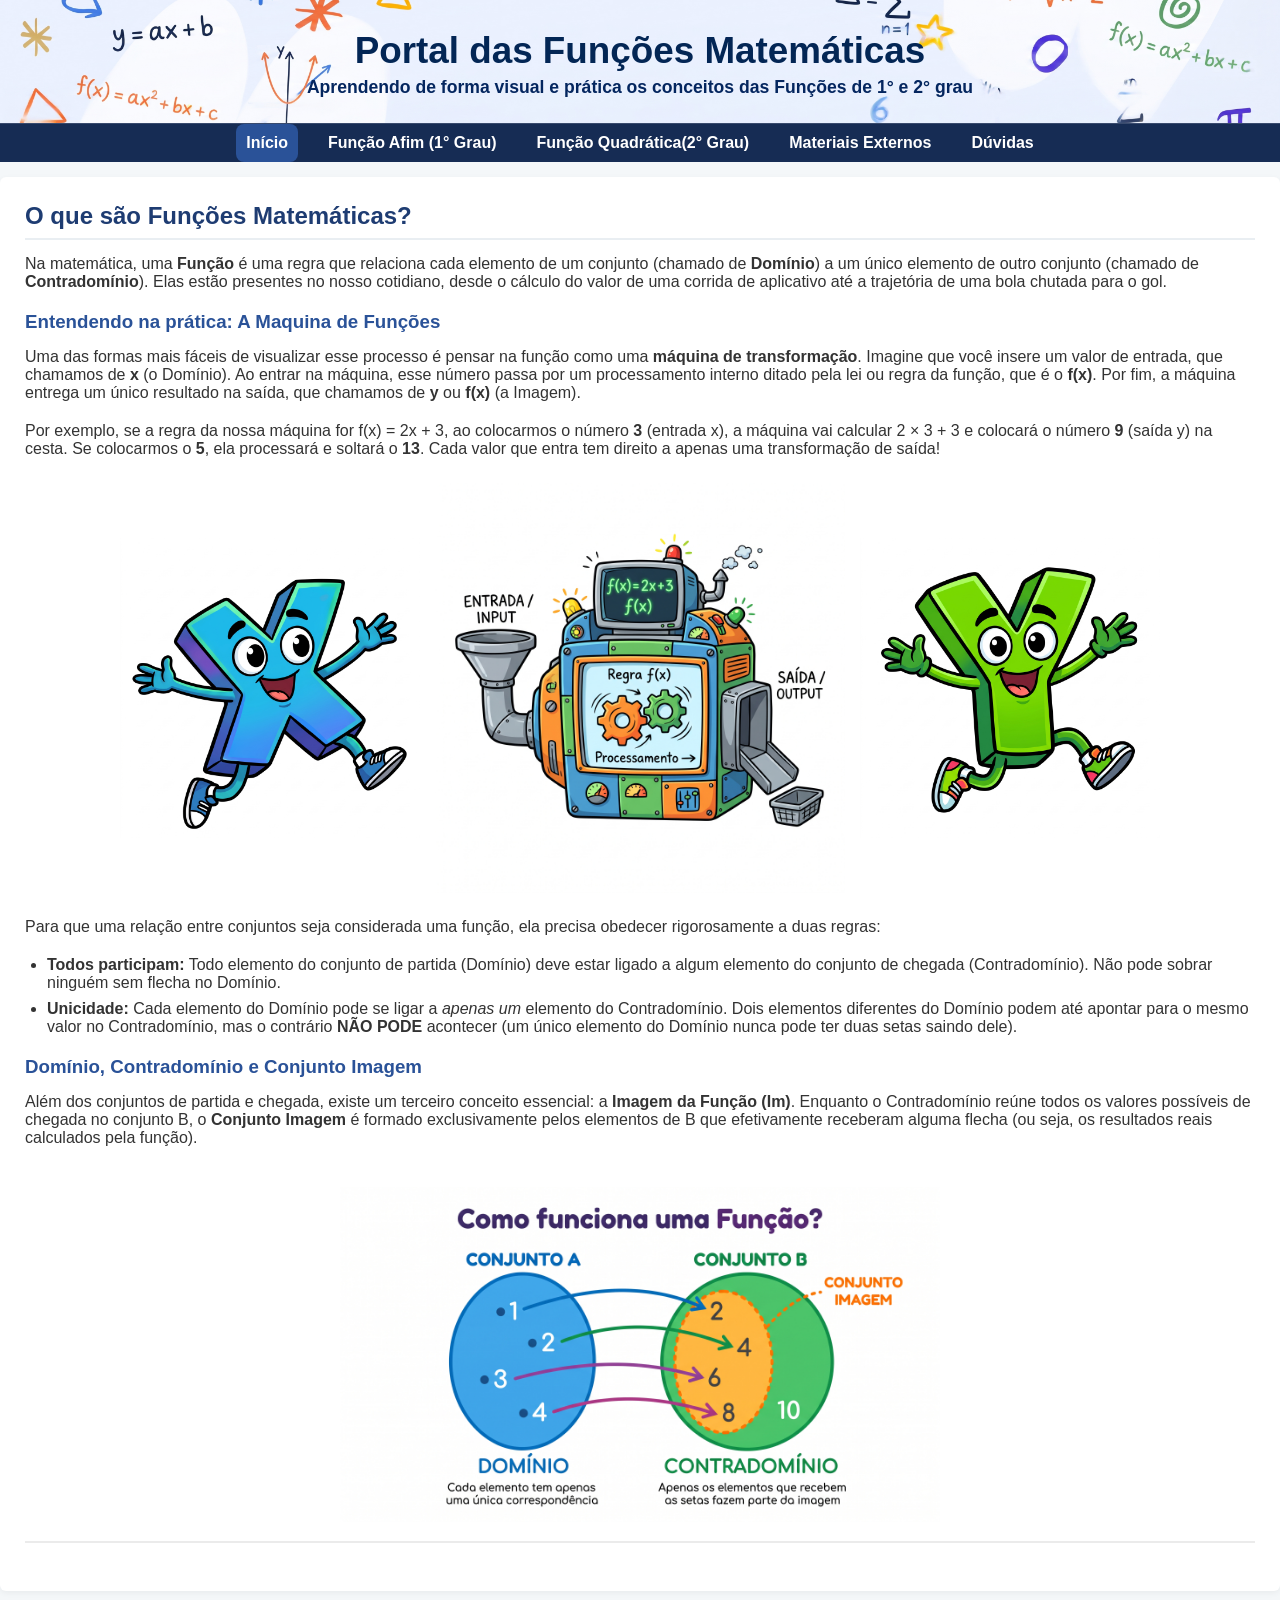
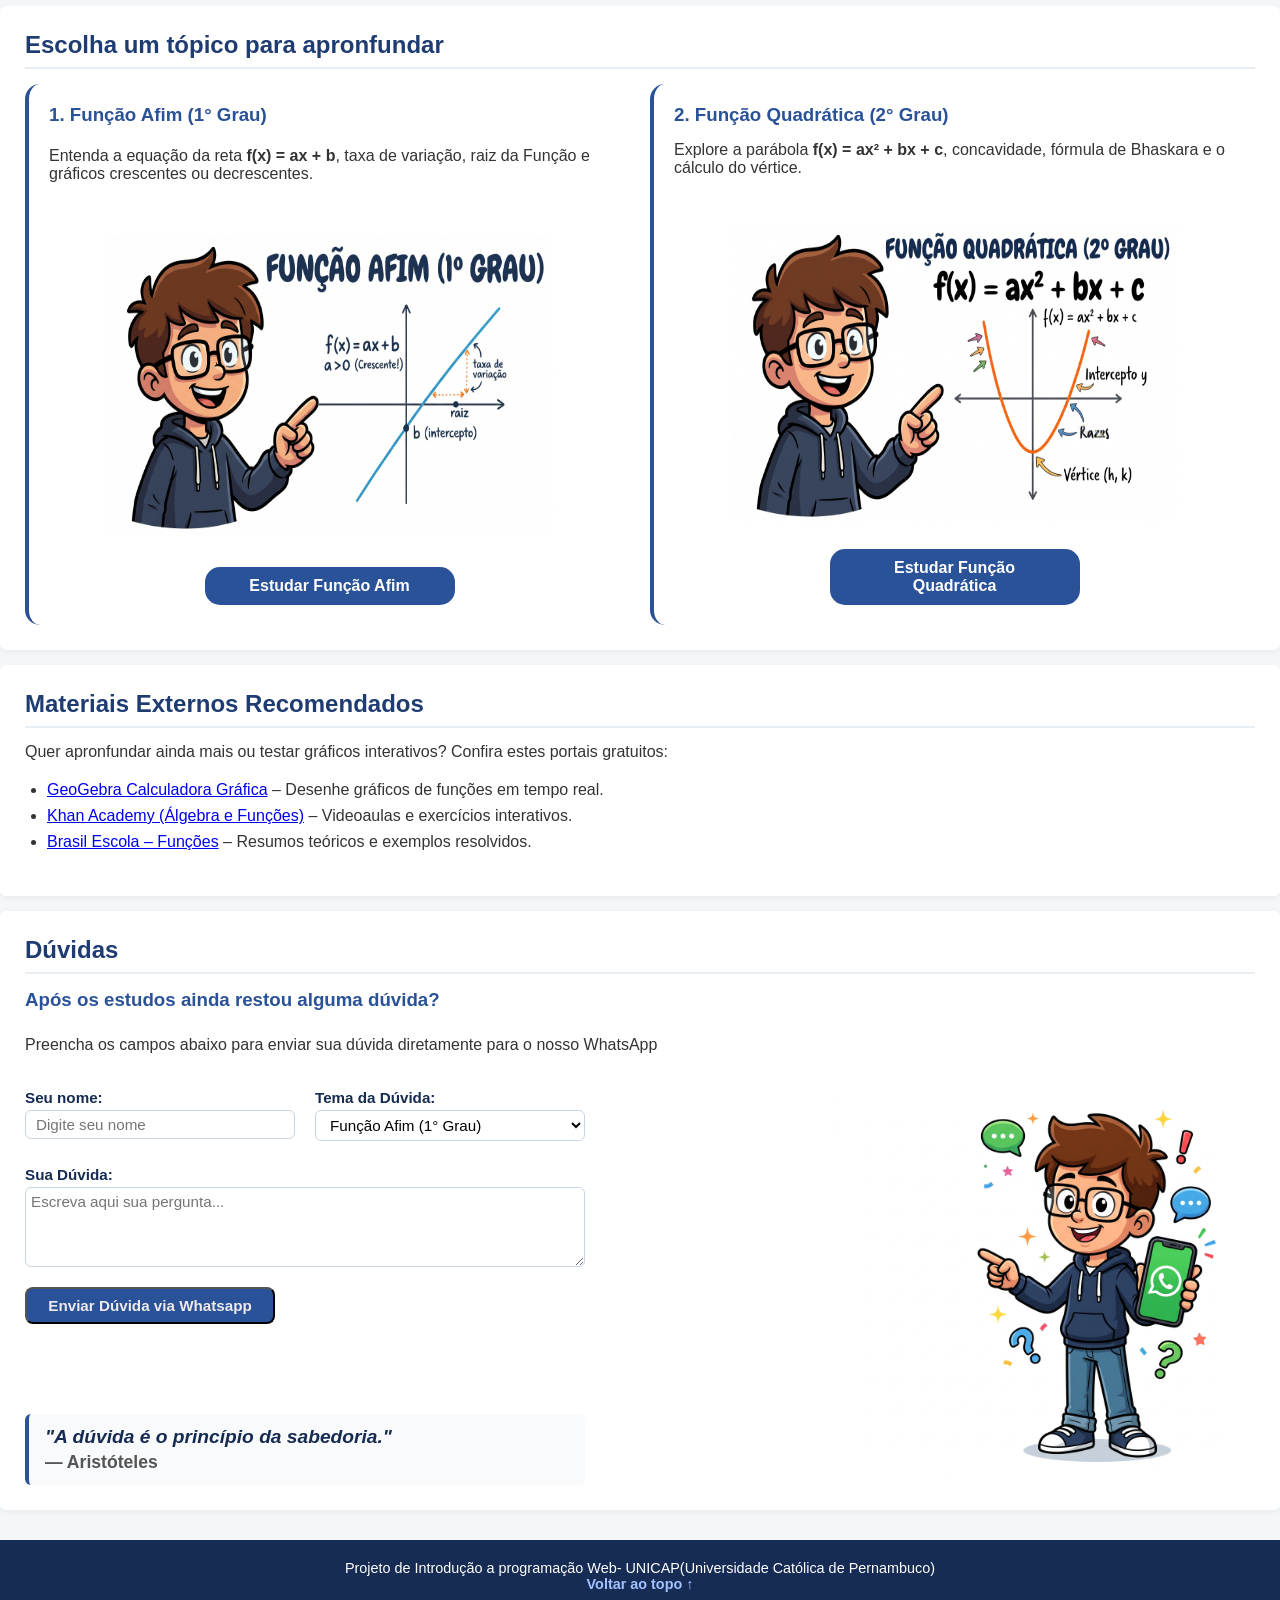
<file: index.html>
<!DOCTYPE html>
<html lang="pt-Br">
<head>
    <meta charset="UTF-8">
    <meta name="viewport" content="width=device-width, initial-scale=1.0">
    <title>Portal das Funções Matemáticas</title>
    <link rel="stylesheet" href="style.css">
</head>
<body>

    <!-- =========================================================
         BLOCO 1: CABEÇALHO E MENU DE NAVEGAÇÃO
         ========================================================= -->
    <header id="topo">

            <h1>Portal das Funções Matemáticas</h1>
            <p>Aprendendo de forma visual e prática os conceitos das Funções de 1° e 2° grau</p>
       

        <nav class="menu-principal">
            <ul>
                <li><a href="index.html" class="ativo">Início</a></li>
                <li><a href="afim.html">Função Afim (1° Grau)</a></li>
                <li><a href="quadratica.html">Função Quadrática(2° Grau)</a></li>
                <li><a href="#links-uteis">Materiais Externos</a></li>
                <li><a href="#contato-whatsapp">Dúvidas</a></li>
            </ul>
        </nav>

    </header>

    <!-- =========================================================
         BLOCO 2: CONTEÚDO PRINCIPAL
         ========================================================= -->
    <main>

        <!-- Seção 1: Introdução -->

        <section>

            <h2>O que são Funções Matemáticas?</h2>

            <p>Na matemática, uma <strong>Função</strong> é uma regra que relaciona cada elemento de um conjunto 
                (chamado de <strong>Domínio</strong>) a um único elemento de outro conjunto (chamado de <strong>Contradomínio</strong>).
                Elas estão presentes no nosso cotidiano, desde o cálculo do valor de uma corrida de aplicativo até
                a trajetória de uma bola chutada para o gol.

                <h3>Entendendo na prática: A Maquina de Funções</h3>
                <p>
                Uma das formas mais fáceis de visualizar esse processo é pensar na função como uma <strong>máquina de transformação</strong>. 
                Imagine que você insere um valor de entrada, que chamamos de <strong>x</strong> (o Domínio). 
                Ao entrar na máquina, esse número passa por um processamento interno ditado pela lei ou regra da função, que é o <strong>f(x)</strong>. 
                Por fim, a máquina entrega um único resultado na saída, que chamamos de <strong>y</strong> ou <strong>f(x)</strong> (a Imagem).
            </p>
            <p>
                Por exemplo, se a regra da nossa máquina for f(x) = 2x + 3, ao colocarmos o número <strong>3</strong> (entrada x), 
                a máquina vai calcular 2 × 3 + 3 e colocará o número <strong>9</strong> (saída y) na cesta. Se colocarmos o <strong>5</strong>, 
                ela processará e soltará o <strong>13</strong>. Cada valor que entra tem direito a apenas uma transformação de saída!
            </p>

            
                <div class="imagem-maquina">

            <img src="imagens/x-da-funcao.jpg"entrada da função">
            <img src="imagens/maquina-funcao-nova.jpg" alt="regra da função representada metaforicamente como uma máquina">
            <img src="imagens/y-da-funcao.jpg" alt="saida da função">

            </div>
        

            </p>
            <p>Para que uma relação entre conjuntos seja considerada uma função, ela precisa obedecer rigorosamente a duas regras:</p>

            <ul>
                <li><strong>Todos participam:</strong> Todo elemento do conjunto de partida (Domínio) deve estar ligado a algum 
                    elemento do conjunto de chegada (Contradomínio). Não pode sobrar ninguém sem flecha no Domínio.
                </li>
                <li><strong>Unicidade:</strong> Cada elemento do Domínio pode se ligar a <em>apenas um</em> elemento
                 do Contradomínio. Dois elementos diferentes do Domínio podem até apontar para o mesmo valor no 
                 Contradomínio, mas o contrário <strong>NÃO PODE</strong> acontecer (um único elemento do Domínio 
                 nunca pode ter duas setas saindo dele).
                </li>
            </ul>

            <h3>Domínio, Contradomínio e Conjunto Imagem</h3>
            <p>
                Além dos conjuntos de partida e chegada, existe um terceiro conceito essencial: a <strong>Imagem da Função (Im)</strong>. 
                Enquanto o Contradomínio reúne todos os valores possíveis de chegada no conjunto B, o <strong>Conjunto Imagem</strong> 
                é formado exclusivamente pelos elementos de B que efetivamente receberam alguma flecha (ou seja, os resultados reais calculados pela função).
            </p>

            <div class="bloco-imagem">
                <img src="imagens/Diagrama-de-Venn.jpg" alt="Diagrama de Venn mostrando a relação entre o conjunto Domínio A e o Contradomínio B, destacando o Conjunto Imagem.">

            </div>
        </section>

        <!-- Seção 2: Cartões de Tópicos de Estudo. -->

        <section>

            <h2>Escolha um tópico para apronfundar</h2>

            <div class="grade-cartoes">
                <div class="cartao">
                    <h3>1. Função Afim (1° Grau)</h3>
                    <p>Entenda a equação da reta <strong>f(x) = ax + b</strong>, taxa de variação, raiz da Função
                        e gráficos crescentes ou decrescentes.
                    </p>
                    <img src="imagens/grafico-afim-teoria.jpg" alt="Imagem representativa da função afim">
                    <a href="afim.html" class="botao">Estudar Função Afim</a>
                </div>
                <div class="cartao">
                    <h3>2. Função Quadrática (2° Grau)</h3>
                    <p>Explore a parábola <strong>f(x) = ax² + bx + c</strong>, concavidade, fórmula de Bhaskara
                        e o cálculo do vértice.
                    </p>
                    <img src="imagens/grafico-quadratica-teoria.jpg"Imagem representativa da função quadrática">
                    <a href="quadratica.html" class="botao">Estudar Função Quadrática</a>
                </div>
            </div>
        </section>

        <!-- Seção 3: Materiais Externos -->

        <section id="links-uteis">

            <h2>Materiais Externos Recomendados</h2>
            <p>Quer apronfundar ainda mais ou testar gráficos interativos? Confira estes portais gratuitos:</p>
            <ul>
                <li><a href="https://www.geogebra.org/graphing" target="_blank">GeoGebra Calculadora Gráfica</a> – Desenhe gráficos de funções em tempo real.</li>
                <li><a href="https://pt.khanacademy.org/math/algebra" target="_blank">Khan Academy (Álgebra e Funções)</a> – Videoaulas e exercícios interativos.</li>
                <li><a href="https://brasilescola.uol.com.br/matematica/funcao.htm" target="_blank">Brasil Escola – Funções</a> – Resumos teóricos e exemplos resolvidos.</li>
            </ul>

        </section>

        <!-- Seção 4: Dúvidas -->

        <section id="contato-whatsapp">
    <h2>Dúvidas</h2>
    <h3>Após os estudos ainda restou alguma dúvida?</h3>
    <p style="margin-top: 25px;">Preencha os campos abaixo para enviar sua dúvida diretamente para o nosso WhatsApp</p>

    <div class="flex-duvidas">
        <form class="coluna-forma" onsubmit="enviarWhatsapp(event)">
            <div class="form-linha">
                <div class="campo-grupo">
                    <label for="nome">Seu nome:</label>
                    <input type="text" id="nome" placeholder="Digite seu nome" required>
                    </div>

                    <div class="campo-grupo">
                        <label for="assunto">Tema da Dúvida:</label>
                    <select id="assunto">
                        <option value="Função Afim (1° Grau) ">Função Afim (1° Grau)</option>
                        <option value="Função Quadrática(2° Grau)">Função Quadrática(2° Grau)</option>
                        <option value="Aplicações Práticas">Aplicações Práticas</option>
                    </select>
                </div> 
            </div>

            <div class="campo-grupo">
                <label for="duvida">Sua Dúvida:</label>
                <textarea id="duvida" rows="4" placeholder="Escreva aqui sua pergunta..." required></textarea>
            </div>

            <button type="submit" class="botao-whatsapp">Enviar Dúvida via Whatsapp</button>

            <div class="frase-filosofo">
                <h3>"A dúvida é o princípio da sabedoria."</h3>
                <span>— Aristóteles</span>
            </div>
        </form>

        
            <img src="imagens/duvida-whatsapp.jpg" alt=""Mascote convidando para enviar a dúvida class="img-duvidas">
        
    </div>

    </main>

    <!-- =========================================================
         BLOCO 3: RODAPÉ
         ========================================================= -->
    <footer>
        
            <p>Projeto de Introdução a programação Web- UNICAP(Universidade Católica de Pernambuco)</p>
            <p><a href="#topo">Voltar ao topo ↑</a></p>
        
    </footer>

    <!-- =========================================================
         BLOCO 4: SCRIPT FUNÇÃO WHATSAPP
         ========================================================= -->
    <script>
        
        function enviarWhatsapp(event) {
            event.preventDefault();

            const nome = document.getElementById("nome").value.trim();
            const assunto = document.getElementById("assunto").value.trim();
            const duvida = document.getElementById("duvida").value.trim();

            const telefone = "5581984248299";

            const mensagem = `Olá! Meu nome é ${nome}.\n` +
                            `Assunto: ${assunto}\n` +
                            `Dúvida: ${duvida}`;

            const url = `https://wa.me/${telefone}?text=${encodeURIComponent(mensagem)}`;
    window.open(url, "_blank");
        }

    </script>
    
</body>
</html>
</file>
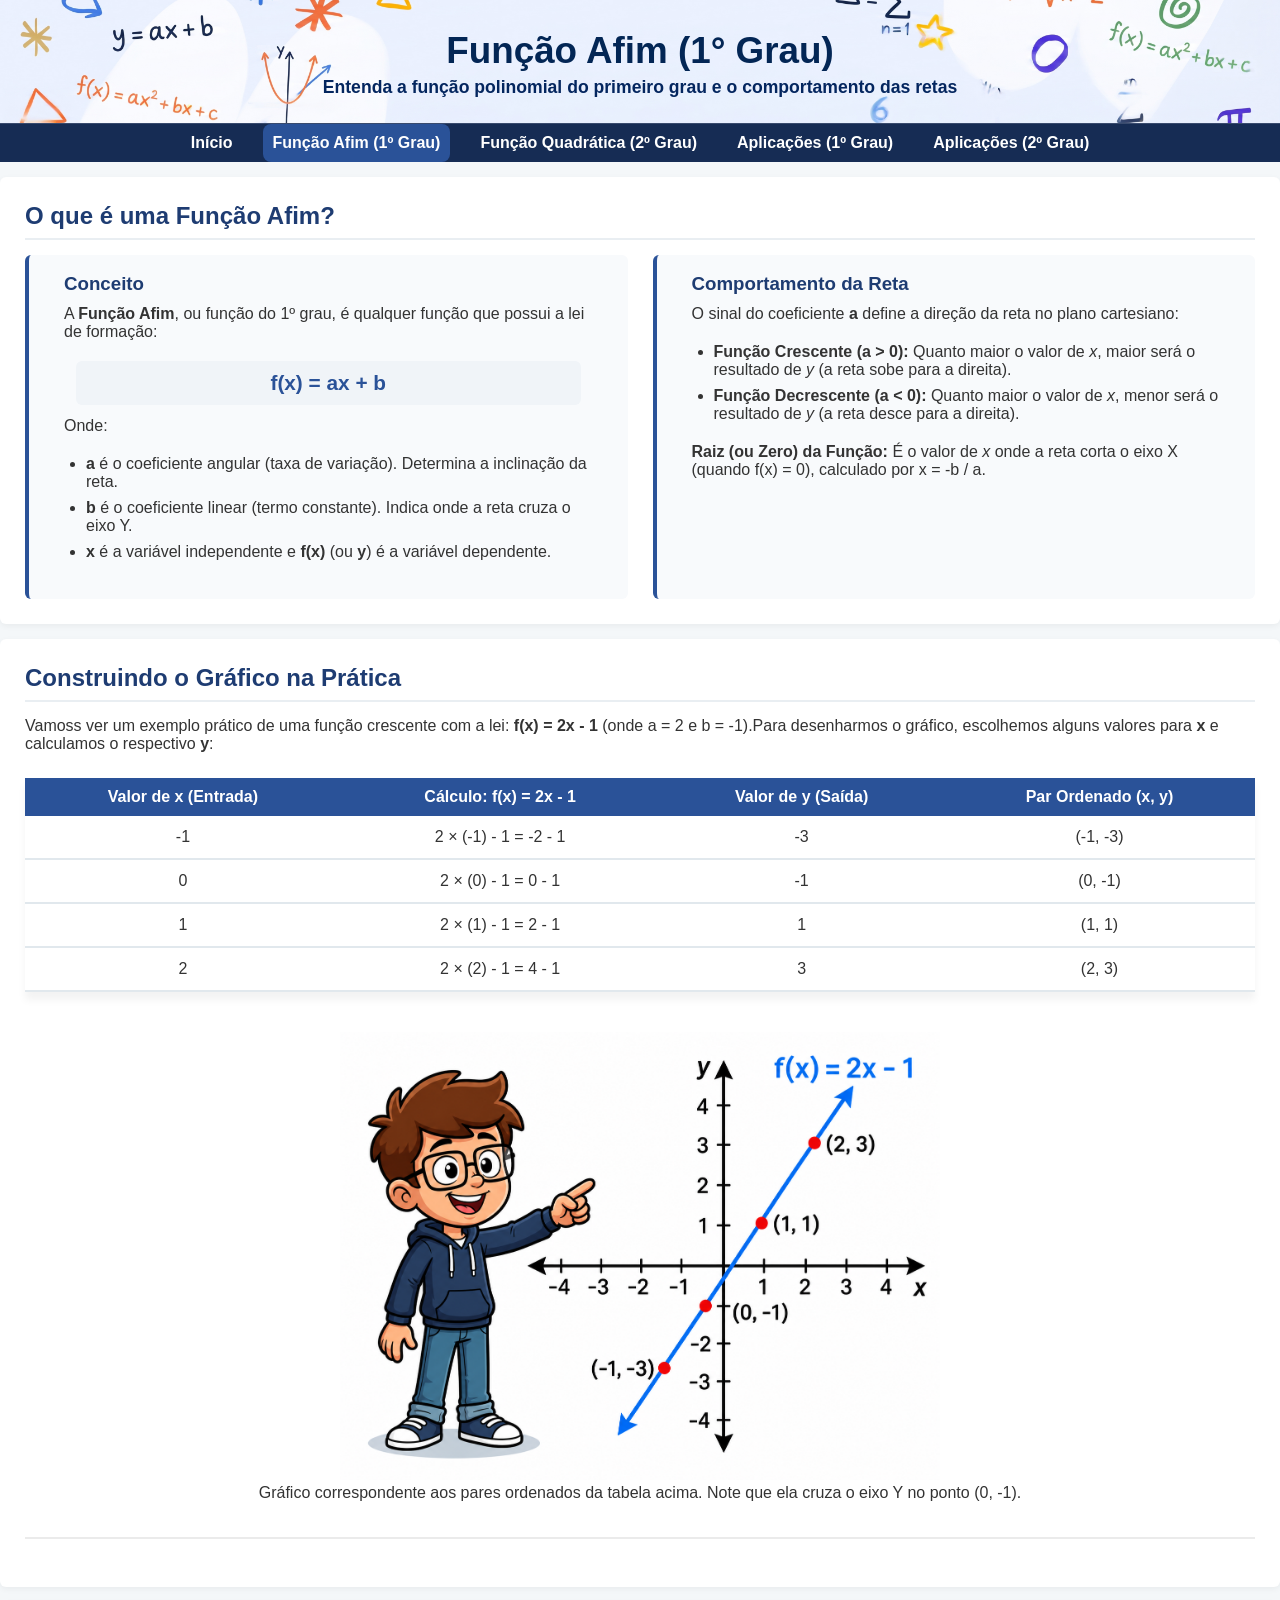
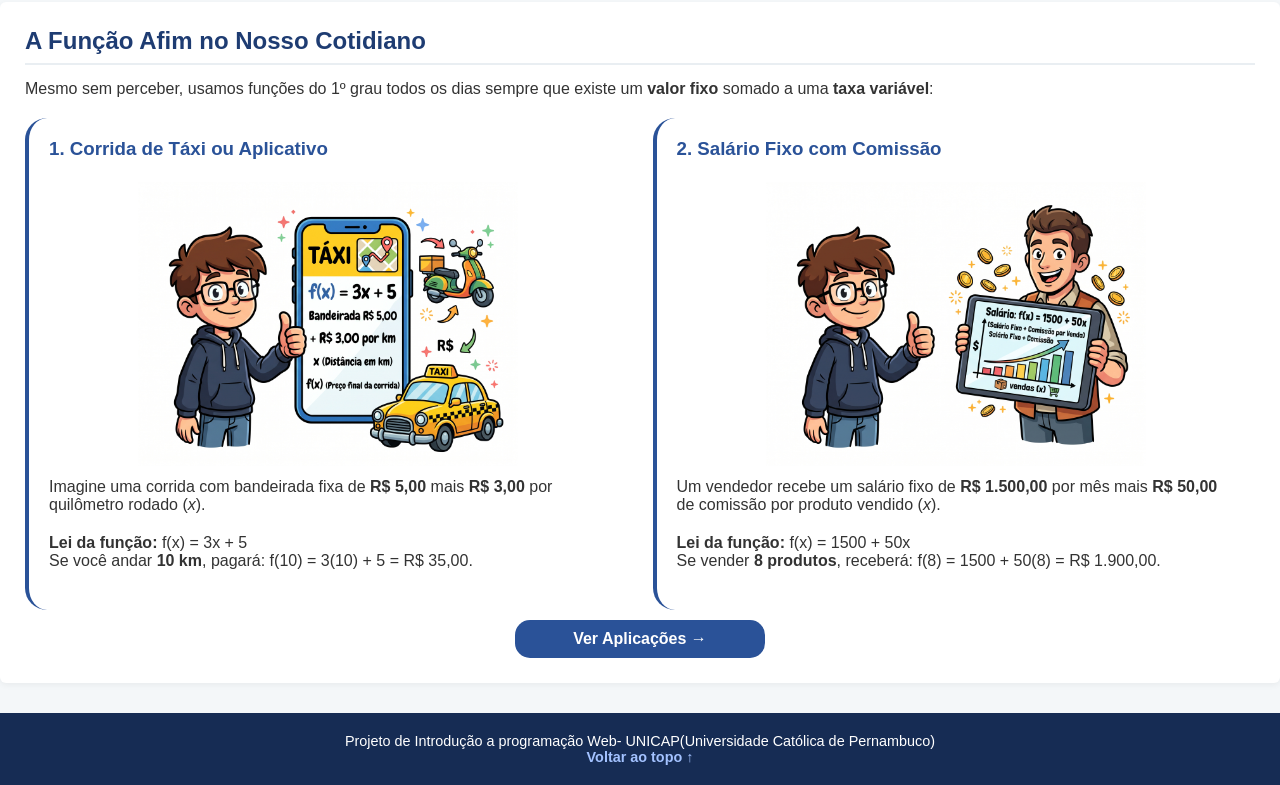
<file: afim.html>
<!DOCTYPE html>
<html lang="en">
<head>
    <meta charset="UTF-8">
    <meta name="viewport" content="width=device-width, initial-scale=1.0">
    <title>Função Afim (1° Grau)- Portal das Funções</title>
    <link rel="stylesheet" href="style.css">
</head>
<body>

    <!-- =========================================================
         BLOCO 1: CABEÇALHO E MENU DE NAVEGAÇÃO
         ========================================================= -->
    <header id="topo">
       
            <h1>Função Afim (1° Grau)</h1>
            <p>Entenda a função polinomial do primeiro grau e o comportamento das retas</p>
        
        <nav class="menu-principal">
            <ul>
                <li><a href="index.html">Início</a></li>
                <li><a href="afim.html" class="ativo">Função Afim (1º Grau)</a></li>
                <li><a href="quadratica.html">Função Quadrática (2º Grau)</a></li>
                <li><a href="aplicacao-afim.html">Aplicações (1º Grau)</a></li>
                <li><a href="aplicacao-quadratica.html">Aplicações (2º Grau)</a></li>
            </ul>
        </nav>

        </header>

        <!-- =========================================================
             BLOCO 2: CONTEÚDO PRINCIPAL
             ========================================================= -->
        <main>

            <!-- Seção 1: Conceito e Comportamento da Reta -->

            <section>
                <h2>O que é uma Função Afim?</h2>
                
                <div class="flex-duas-colunas">

                    <div class="col-afim">
                        <h3>Conceito</h3>
                       <p>
                        A <strong>Função Afim</strong>, ou função do 1º grau, é qualquer função que possui a lei de formação:
                    </p>
                    <p class="destaque-formula">f(x) = ax + b</p>
                    <p>Onde:</p>
                    <ul>
                        <li><strong>a</strong> é o coeficiente angular (taxa de variação). Determina a inclinação da reta.</li>
                        <li><strong>b</strong> é o coeficiente linear (termo constante). Indica onde a reta cruza o eixo Y.</li>
                        <li><strong>x</strong> é a variável independente e <strong>f(x)</strong> (ou <strong>y</strong>) é a variável dependente.</li>
                    </ul> 
                    </div>

                    <div class="col-afim">
                       <h3>Comportamento da Reta</h3>
                    <p>O sinal do coeficiente <strong>a</strong> define a direção da reta no plano cartesiano:</p>
                    <ul>
                        <li><strong>Função Crescente (a > 0):</strong> Quanto maior o valor de <em>x</em>, maior será o resultado de <em>y</em> (a reta sobe para a direita).</li>
                        <li><strong>Função Decrescente (a < 0):</strong> Quanto maior o valor de <em>x</em>, menor será o resultado de <em>y</em> (a reta desce para a direita).</li>
                    </ul>
                    <p>
                        <strong>Raiz (ou Zero) da Função:</strong> É o valor de <em>x</em> onde a reta corta o eixo X (quando f(x) = 0), calculado por x = -b / a.
                    </p> 
                    </div>
                </div>
            </section>

            <!-- Seção 2: Construção do Gráfico na Prática -->

            <section>
                <h2>Construindo o Gráfico na Prática</h2>
                <p>
                    Vamoss ver um exemplo prático de uma função crescente com a lei: <strong>f(x) = 2x - 1</strong>
                    (onde a = 2 e b = -1).Para desenharmos o gráfico, escolhemos alguns valores para <strong>x</strong>
                    e calculamos o respectivo <strong>y</strong>:
                </p>

                <table class="tabela-valores">
                <thead>
                    <tr>
                        <th>Valor de x (Entrada)</th>
                        <th>Cálculo: f(x) = 2x - 1</th>
                        <th>Valor de y (Saída)</th>
                        <th>Par Ordenado (x, y)</th>
                    </tr>
                </thead>
                <tbody>
                    <tr>
                        <td>-1</td>
                        <td>2 × (-1) - 1 = -2 - 1</td>
                        <td>-3</td>
                        <td>(-1, -3)</td>
                    </tr>
                    <tr>
                        <td>0</td>
                        <td>2 × (0) - 1 = 0 - 1</td>
                        <td>-1</td>
                        <td>(0, -1)</td>
                    </tr>
                    <tr>
                        <td>1</td>
                        <td>2 × (1) - 1 = 2 - 1</td>
                        <td>1</td>
                        <td>(1, 1)</td>
                    </tr>
                    <tr>
                        <td>2</td>
                        <td>2 × (2) - 1 = 4 - 1</td>
                        <td>3</td>
                        <td>(2, 3)</td>
                    </tr>
                </tbody>
            </table>

            <div class="bloco-imagem">
                <img src="imagens/grafico-funcao-afim.png" alt="Gráfico de uma função afim">
                <p>Gráfico correspondente aos pares ordenados da tabela acima. Note que ela cruza o eixo Y no ponto (0, -1).</p>
            </div>
            </section>

            <!-- Seção 3: A Função Afim no Cotidiano. -->

            <section>
                <h2>A Função Afim no Nosso Cotidiano</h2>
                <p>
                Mesmo sem perceber, usamos funções do 1º grau todos os dias sempre que existe um <strong>valor fixo</strong> somado a uma <strong>taxa variável</strong>:
            </p>

            <div class="flex-duas-colunas">

                <div class="cartao-cotidiano">
                <h3>1. Corrida de Táxi ou Aplicativo</h3>
                <img src="imagens/cotidiano-taxi.jpg" alt="Exemplo de função afim corrida de táxi." class="img-cotidiano">
                <p>
                        Imagine uma corrida com bandeirada fixa de <strong>R$ 5,00</strong> mais <strong>R$ 3,00</strong> por quilômetro rodado (<em>x</em>).
                    </p>
                    <p>
                        <strong>Lei da função:</strong> f(x) = 3x + 5<br>
                        Se você andar <strong>10 km</strong>, pagará: f(10) = 3(10) + 5 = R$ 35,00.
                    </p>
                    </div>

                    <div class="cartao-cotidiano">
                    <h3>2. Salário Fixo com Comissão</h3>
                    <img src="imagens/cotidiano-salario.jpg"Exemplo de função afim em salário com comissão f(x) = 1500 + 50x" class="img-cotidiano">
                    <p>
                        Um vendedor recebe um salário fixo de <strong>R$ 1.500,00</strong> por mês mais <strong>R$ 50,00</strong> de comissão por produto vendido (<em>x</em>).
                    </p>
                    <p>
                        <strong>Lei da função:</strong> f(x) = 1500 + 50x<br>
                        Se vender <strong>8 produtos</strong>, receberá: f(8) = 1500 + 50(8) = R$ 1.900,00.
                    </p>
                </div>

            </div>

              
                <a href="aplicacao-afim.html" class="botao">Ver Aplicações →</a>
            
            </section>
            
        </main>

        <!-- =========================================================
         BLOCO 3: RODAPÉ
         ========================================================= -->
    
    <footer>
        <div>
            <p>Projeto de Introdução a programação Web- UNICAP(Universidade Católica de Pernambuco)</p>
            <p><a href="#topo">Voltar ao topo ↑</a></p>
        </div>
    </footer>
</body>
</html>
</file>
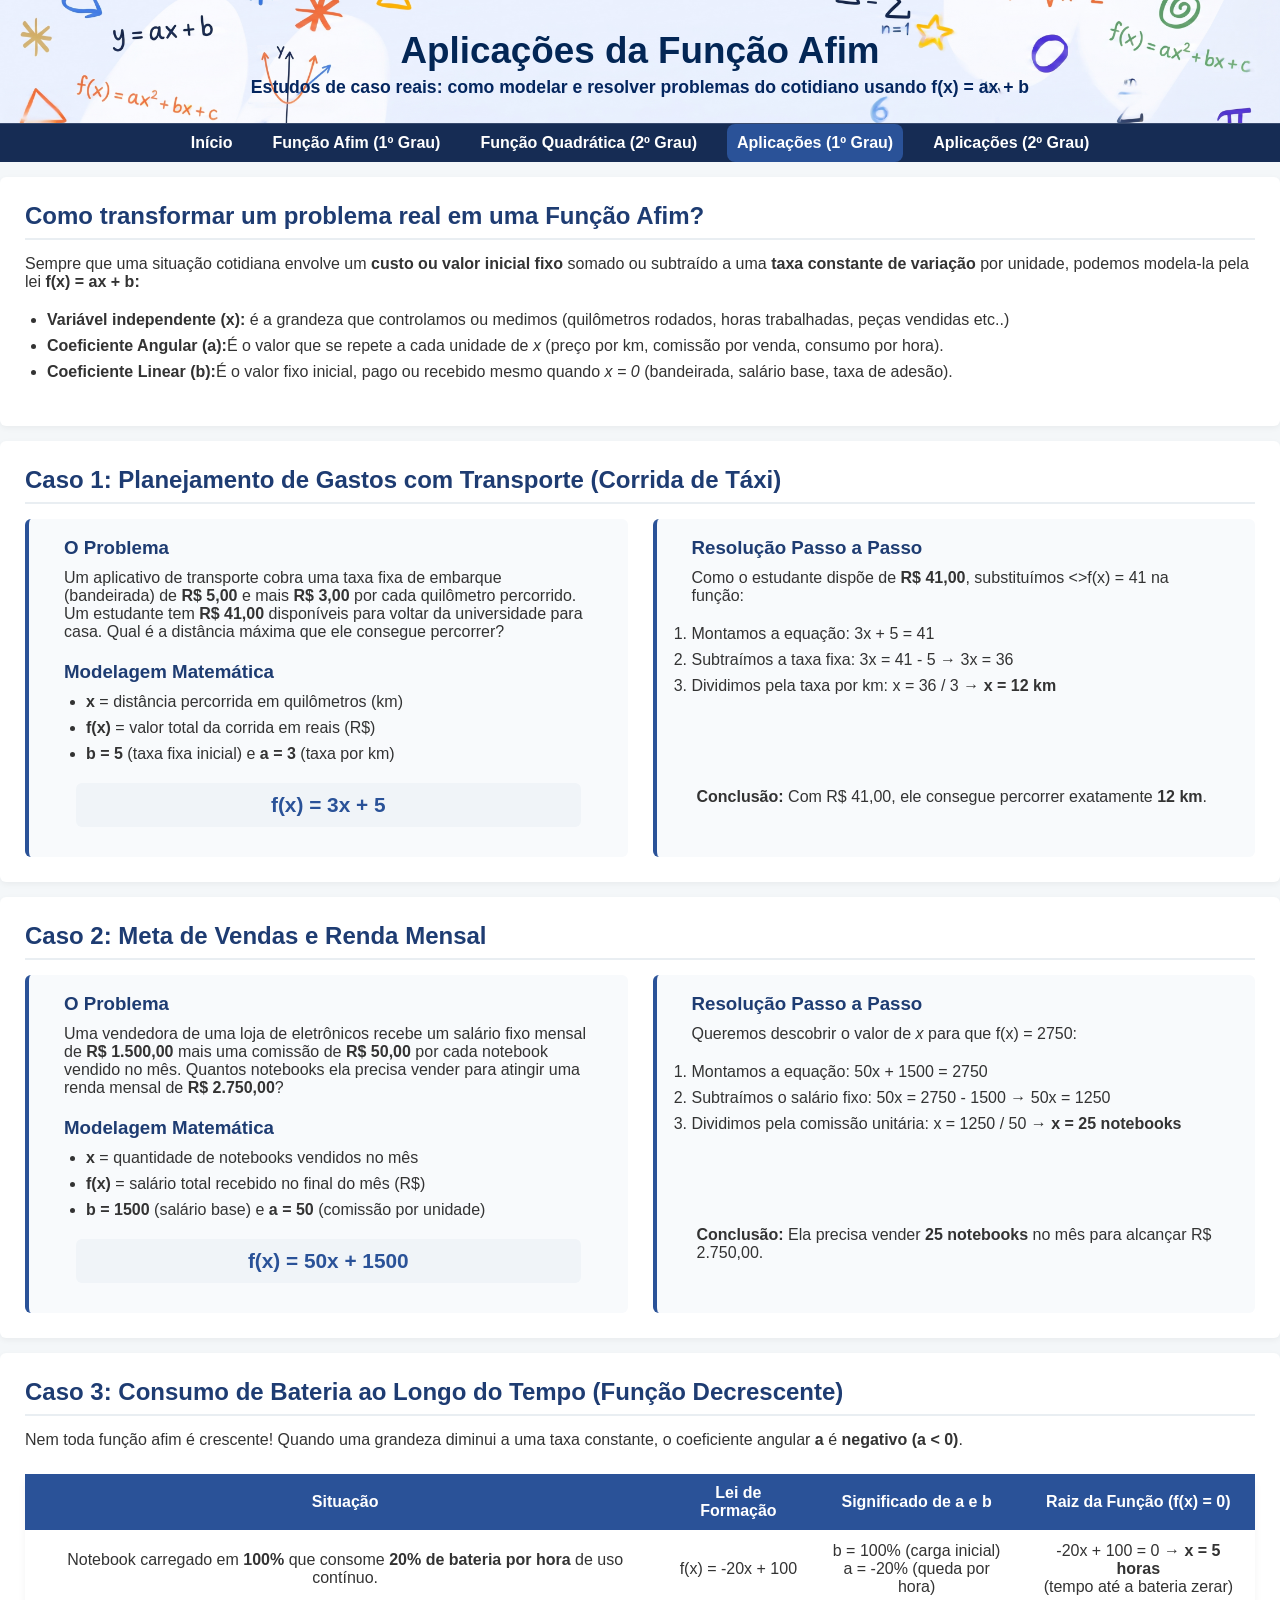
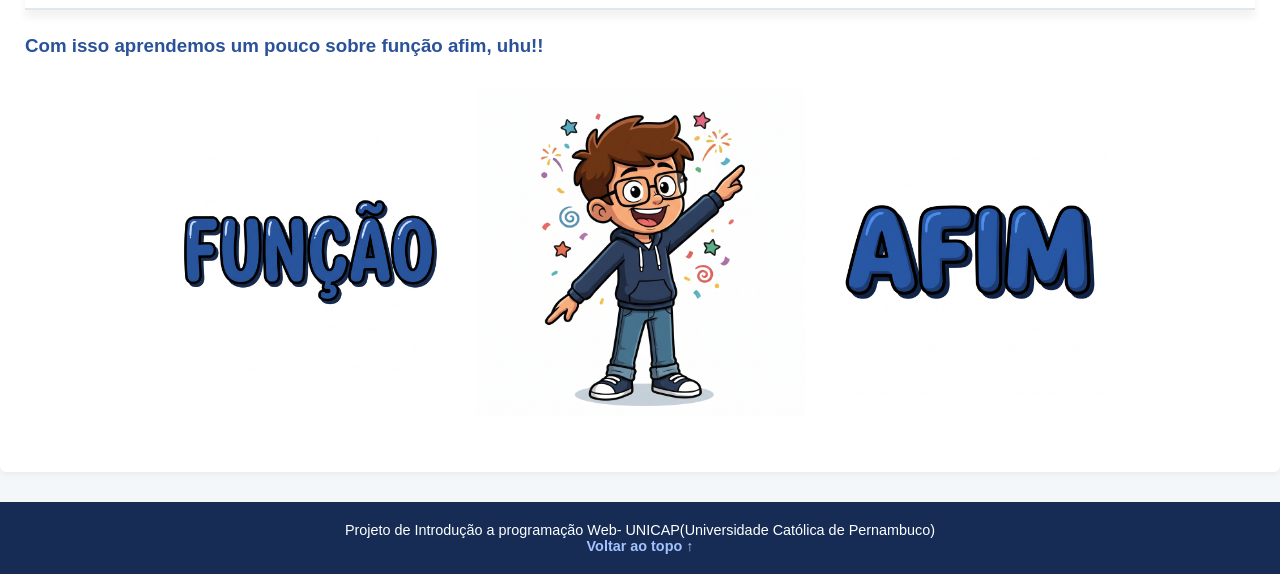
<file: aplicacao-afim.html>
<!DOCTYPE html>
<html lang="en">
<head>
    <meta charset="UTF-8">
    <meta name="viewport" content="width=device-width, initial-scale=1.0">
    <title>Aplicações da Função Afim no dia a dia- Portal das Funções</title>
    <link rel="stylesheet" href="style.css">
</head>
<body>

    <!-- =========================================================
         BLOCO 1: CABEÇALHO E MENU DE NAVEGAÇÃO
         ========================================================= -->
    <header id="topo">
        <div>
            <h1>Aplicações da Função Afim</h1>
            <p>Estudos de caso reais: como modelar e resolver problemas do cotidiano usando f(x) = ax + b</p>
        </div>

        <nav class="menu-principal">
            <ul>
                <li><a href="index.html">Início</a></li>
                <li><a href="afim.html">Função Afim (1º Grau)</a></li>
                <li><a href="quadratica.html">Função Quadrática (2º Grau)</a></li>
                <li><a href="aplicacao-afim.html" class="ativo">Aplicações (1º Grau)</a></li>
                <li><a href="aplicacao-quadratica.html">Aplicações (2º Grau)</a></li>
            </ul>
        </nav>

    </header>

    <!-- =========================================================
         BLOCO 2: CONTEÚDO PRINCIPAL
         ========================================================= -->
    <main>

            <!-- Seção Guia de Modelagem Matemática. -->

            <section>
                <h2>Como transformar um problema real em uma Função Afim?</h2>
                <p>
                    Sempre que uma situação cotidiana envolve um <strong>custo ou valor inicial fixo</strong> somado ou subtraído a uma <strong>taxa constante de variação</strong>
                    por unidade, podemos modela-la pela lei <strong>f(x) = ax + b:</strong>
                </p>
                <ul>
                    <li><strong>Variável independente (x):</strong> é a grandeza que controlamos ou medimos (quilômetros rodados, horas trabalhadas, peças vendidas etc..)</li>
                    <li><strong>Coeficiente Angular (a):</strong>É o valor que se repete a cada unidade de <em>x</em> (preço por km, comissão por venda, consumo por hora).</li>
                    <li><strong>Coeficiente Linear (b):</strong>É o valor fixo inicial, pago ou recebido mesmo quando <em>x = 0</em> (bandeirada, salário base, taxa de adesão).</li>
                </ul>
            </section>

            <!-- Seção 2: Caso 1 - Problema da corrida de aplicativo/táxi. -->

            <section>
                <h2>Caso 1: Planejamento de Gastos com Transporte (Corrida de Táxi)</h2>

            <div class="flex-duas-colunas">

                <div class="col-afim">
                    <h3>O Problema</h3>
                    <p>
                        Um aplicativo de transporte cobra uma taxa fixa de embarque (bandeirada) de <strong>R$ 5,00</strong> e mais <strong>R$ 3,00</strong> por cada quilômetro percorrido. Um estudante tem <strong>R$ 41,00</strong> disponíveis para voltar da universidade para casa. Qual é a distância máxima que ele consegue percorrer?
                    </p>

                    <h3>Modelagem Matemática</h3>
                    <ul>
                        <li><strong>x</strong> = distância percorrida em quilômetros (km)</li>
                        <li><strong>f(x)</strong> = valor total da corrida em reais (R$)</li>
                        <li><strong>b = 5</strong> (taxa fixa inicial) e <strong>a = 3</strong> (taxa por km)</li>
                    </ul>
                    <p class="destaque-formula">f(x) = 3x + 5</p>
                </div>

                <div class="col-afim">
                    <h3>Resolução Passo a Passo</h3>
                    <p>Como o estudante dispõe de <strong>R$ 41,00</strong>, substituímos <>f(x) = 41</> na função:</p>
                    <ol>
                        <li>Montamos a equação: 3x + 5 = 41</li>
                        <li>Subtraímos a taxa fixa: 3x = 41 - 5 → 3x = 36</li>
                        <li>Dividimos pela taxa por km: x = 36 / 3 → <strong>x = 12 km</strong></li>
                    </ol>
                    <p class="conclusao">
                        <strong>Conclusão:</strong> Com R$ 41,00, ele consegue percorrer exatamente <strong>12 km</strong>.
                    </p>
    
                </div>
            </div>
            </section>

            <!-- Seção 3: Caso 2 - Problema de comissão de vendas. -->

            <section>
                <h2>Caso 2: Meta de Vendas e Renda Mensal</h2>

            <div class="flex-duas-colunas">
                <div class="col-afim">
                    <h3>O Problema</h3>
                    <p>
                        Uma vendedora de uma loja de eletrônicos recebe um salário fixo mensal de <strong>R$ 1.500,00</strong> mais uma comissão de <strong>R$ 50,00</strong> por cada notebook vendido no mês. Quantos notebooks ela precisa vender para atingir uma renda mensal de <strong>R$ 2.750,00</strong>?
                    </p>

                    <h3>Modelagem Matemática</h3>
                    <ul>
                        <li><strong>x</strong> = quantidade de notebooks vendidos no mês</li>
                        <li><strong>f(x)</strong> = salário total recebido no final do mês (R$)</li>
                        <li><strong>b = 1500</strong> (salário base) e <strong>a = 50</strong> (comissão por unidade)</li>
                    </ul>
                    <p class="destaque-formula">f(x) = 50x + 1500</p>
                </div>

                <div class="col-afim">
                    <h3>Resolução Passo a Passo</h3>
                    <p>Queremos descobrir o valor de <em>x</em> para que f(x) = 2750:</p>
                    <ol>
                        <li>Montamos a equação: 50x + 1500 = 2750</li>
                        <li>Subtraímos o salário fixo: 50x = 2750 - 1500 → 50x = 1250</li>
                        <li>Dividimos pela comissão unitária: x = 1250 / 50 → <strong>x = 25 notebooks</strong></li>
                    </ol>
                    <p class="conclusao">
                        <strong>Conclusão:</strong> Ela precisa vender <strong>25 notebooks</strong> no mês para alcançar R$ 2.750,00.
                    </p>
                    
                </div>
            </div>
            </section>

            <!-- Seção 4: Caso 3 - Consumo de Bateria (Função Decrescente) -->

            <section>
                <h2>Caso 3: Consumo de Bateria ao Longo do Tempo (Função Decrescente)</h2>
            <p>
                Nem toda função afim é crescente! Quando uma grandeza diminui a uma taxa constante, o coeficiente angular <strong>a</strong> é <strong>negativo (a &lt; 0)</strong>.
            </p>

            <table class="tabela-valores">
                <thead>
                    <tr>
                        <th>Situação</th>
                        <th>Lei de Formação</th>
                        <th>Significado de a e b</th>
                        <th>Raiz da Função (f(x) = 0)</th>
                    </tr>
                </thead>
                <tbody>
                    <tr>
                        <td>Notebook carregado em <strong>100%</strong> que consome <strong>20% de bateria por hora</strong> de uso contínuo.</td>
                        <td>f(x) = -20x + 100</td>
                        <td>b = 100% (carga inicial)<br>a = -20% (queda por hora)</td>
                        <td>-20x + 100 = 0 → <strong>x = 5 horas</strong><br>(tempo até a bateria zerar)</td>
                    </tr>
                </tbody>
            </table>
            <h3>Com isso aprendemos um pouco sobre função afim, uhu!!</h3>
            <div class="faixa-comemoracao">
                <img src="imagens/palavra-funcao.jpg" alt="Função" class="img-palavra">
                <img src="imagens/comemoracao-afim.jpg" alt="Personagem comemorando" class="img-boneco">
                <img src="imagens/palavra-afim.jpg" alt="Afim" class="img-palavra">
            </div>
        </section>
        </main>

        <!-- =========================================================
         BLOCO 3: RODAPÉ
         ========================================================= -->
         
        <footer>
        <div>
            <p>Projeto de Introdução a programação Web- UNICAP(Universidade Católica de Pernambuco)</p>
            <p><a href="#topo">Voltar ao topo ↑</a></p>
        </div>
    </footer>
    
</body>
</html>
</file>
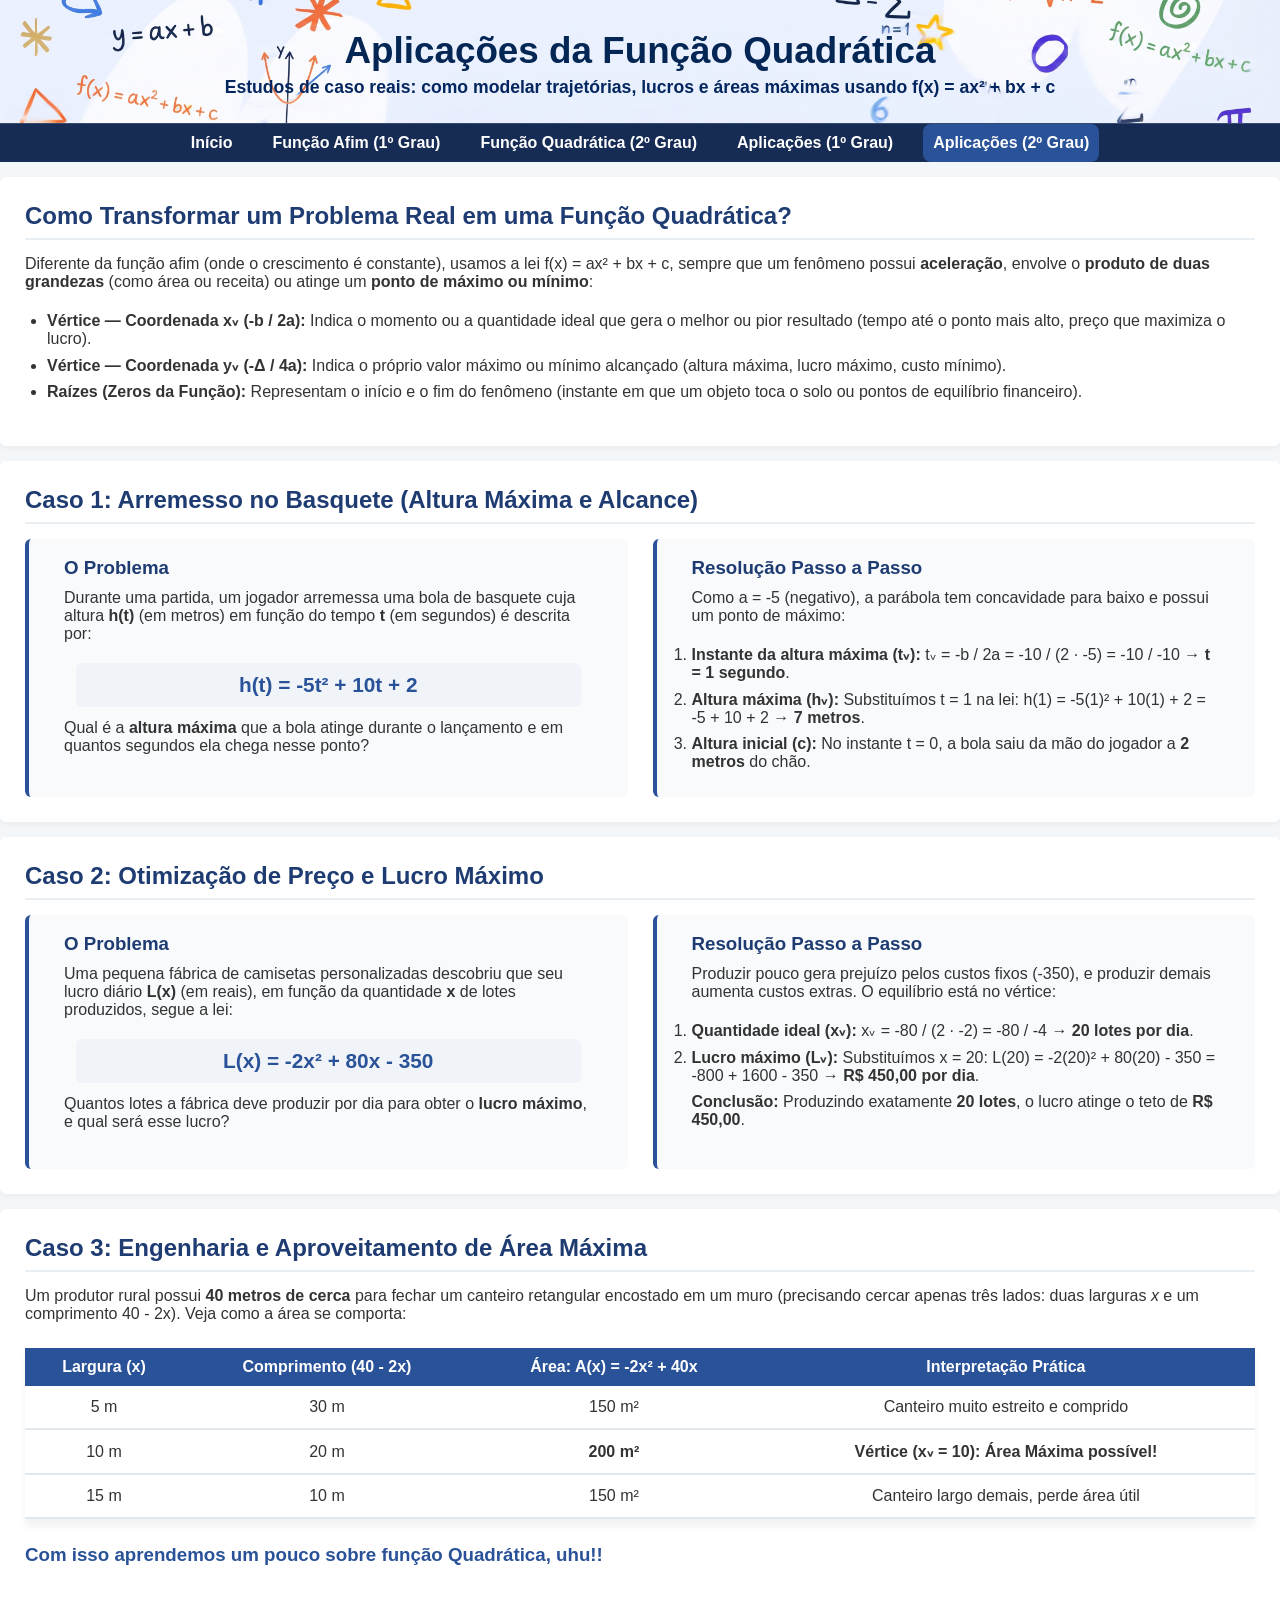
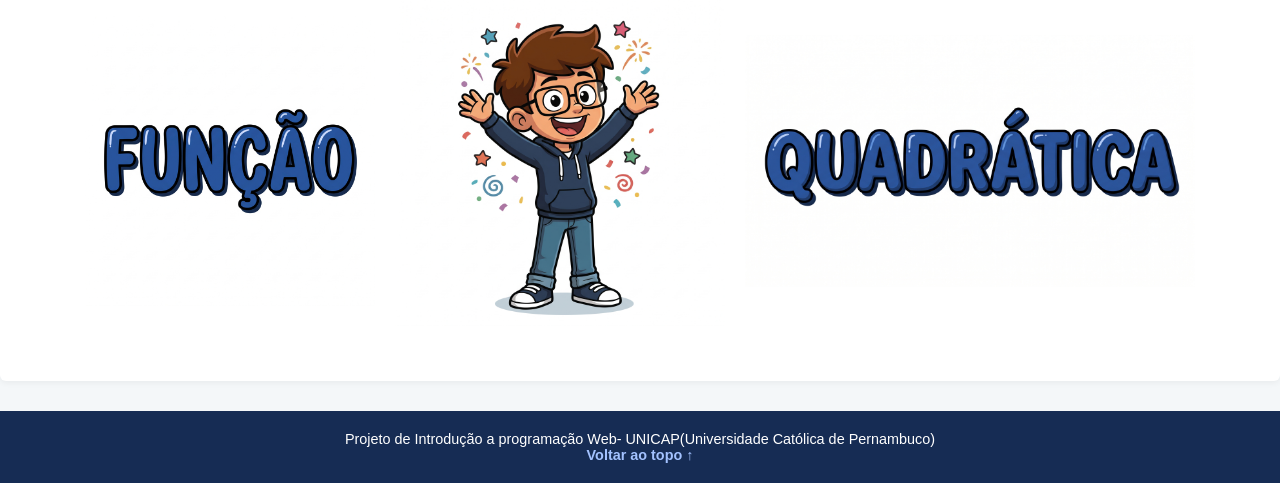
<file: aplicacao-quadratica.html>
<!DOCTYPE html>
<html lang="en">
<head>
    <meta charset="UTF-8">
    <meta name="viewport" content="width=device-width, initial-scale=1.0">
    <title>Aplicações Quadráticas no dia a dia- Portal das Funções</title>
    <link rel="stylesheet" href="style.css">

</head>
<body>

    <!-- =========================================================
         BLOCO 1: CABEÇALHO E MENU DE NAVEGAÇÃO
         ========================================================= -->
    <header id="topo">
        <div>
            <h1>Aplicações da Função Quadrática</h1>
            <p>Estudos de caso reais: como modelar trajetórias, lucros e áreas máximas usando f(x) = ax² + bx + c</p>
        </div>

        <nav class="menu-principal">
            <ul>
                <li><a href="index.html">Início</a></li>
                <li><a href="afim.html">Função Afim (1º Grau)</a></li>
                <li><a href="quadratica.html">Função Quadrática (2º Grau)</a></li>
                <li><a href="aplicacao-afim.html">Aplicações (1º Grau)</a></li>
                <li><a href="aplicacao-quadratica.html" class="ativo">Aplicações (2º Grau)</a></li>
            </ul>

        </nav>
    </header>

    <!-- =========================================================
         BLOCO 2: CONTEÚDO PRINCIPAL (MAIN)
         ========================================================= -->
    <main>

        <!-- Seção 1: Guia de Modelagem de Função Quadrática -->

        <section>
            <h2>Como Transformar um Problema Real em uma Função Quadrática?</h2>
            <p>
                Diferente da função afim (onde o crescimento é constante), usamos a lei f(x) = ax² + bx + c, sempre que um fenômeno possui <strong>aceleração</strong>, envolve o <strong>produto de duas grandezas</strong> (como área ou receita) ou atinge um <strong>ponto de máximo ou mínimo</strong>:
            </p>
            <ul>
                <li><strong>Vértice — Coordenada xᵥ (-b / 2a):</strong> Indica o momento ou a quantidade ideal que gera o melhor ou pior resultado (tempo até o ponto mais alto, preço que maximiza o lucro).</li>
                <li><strong>Vértice — Coordenada yᵥ (-Δ / 4a):</strong> Indica o próprio valor máximo ou mínimo alcançado (altura máxima, lucro máximo, custo mínimo).</li>
                <li><strong>Raízes (Zeros da Função):</strong> Representam o início e o fim do fenômeno (instante em que um objeto toca o solo ou pontos de equilíbrio financeiro).</li>
            </ul>
        </section>

        <!-- Seção 2: Caso 1 - Lançamento e Altura Máxima no Basquete -->

        <section>
            <h2>Caso 1: Arremesso no Basquete (Altura Máxima e Alcance)</h2>

            <div class="flex-duas-colunas">
                <div class="col-afim">
                    <h3>O Problema</h3>
                    <p>
                        Durante uma partida, um jogador arremessa uma bola de basquete cuja altura <strong>h(t)</strong> (em metros) em função do tempo <strong>t</strong> (em segundos) é descrita por:
                    </p>
                    <p class="destaque-formula">h(t) = -5t² + 10t + 2</p>
                    <p>
                        Qual é a <strong>altura máxima</strong> que a bola atinge durante o lançamento e em quantos segundos ela chega nesse ponto?
                    </p>
                </div>

                <div class="col-afim">
                    <h3>Resolução Passo a Passo</h3>
                    <p>Como a = -5 (negativo), a parábola tem concavidade para baixo e possui um ponto de máximo:</p>
                    <ol>
                        <li><strong>Instante da altura máxima (tᵥ):</strong> tᵥ = -b / 2a = -10 / (2 · -5) = -10 / -10 → <strong>t = 1 segundo</strong>.</li>
                        <li><strong>Altura máxima (hᵥ):</strong> Substituímos t = 1 na lei: h(1) = -5(1)² + 10(1) + 2 = -5 + 10 + 2 → <strong>7 metros</strong>.</li>
                        <li><strong>Altura inicial (c):</strong> No instante t = 0, a bola saiu da mão do jogador a <strong>2 metros</strong> do chão.</li>
                    </ol>
                   
                </div>
            </div>
        </section>

        <!-- Seção 3: Caso 2 - Otimização de Preço e Lucro Máximo. -->

        <section>
            <h2>Caso 2: Otimização de Preço e Lucro Máximo</h2>

            <div class="flex-duas-colunas">
                <div class="col-afim">
                    <h3>O Problema</h3>
                    <p>
                        Uma pequena fábrica de camisetas personalizadas descobriu que seu lucro diário <strong>L(x)</strong> (em reais), em função da quantidade <strong>x</strong> de lotes produzidos, segue a lei:
                    </p>
                    <p class="destaque-formula">L(x) = -2x² + 80x - 350</p>
                    <p>
                        Quantos lotes a fábrica deve produzir por dia para obter o <strong>lucro máximo</strong>, e qual será esse lucro?
                    </p>
                </div>

                <div class="col-afim">
                    <h3>Resolução Passo a Passo</h3>
                    <p>Produzir pouco gera prejuízo pelos custos fixos (-350), e produzir demais aumenta custos extras. O equilíbrio está no vértice:</p>
                    <ol>
                        <li><strong>Quantidade ideal (xᵥ):</strong> xᵥ = -80 / (2 · -2) = -80 / -4 → <strong>20 lotes por dia</strong>.</li>
                        <li><strong>Lucro máximo (Lᵥ):</strong> Substituímos x = 20: L(20) = -2(20)² + 80(20) - 350 = -800 + 1600 - 350 → <strong>R$ 450,00 por dia</strong>.</li>
                    </ol>
                    <p>
                        <strong>Conclusão:</strong> Produzindo exatamente <strong>20 lotes</strong>, o lucro atinge o teto de <strong>R$ 450,00</strong>.
                    </p>
                </div>
            </div>
        </section>

        <!-- Seção 4: Caso 3 - Área Máxima. -->

        <section>
            <h2>Caso 3: Engenharia e Aproveitamento de Área Máxima</h2>
            <p>
                Um produtor rural possui <strong>40 metros de cerca</strong> para fechar um canteiro retangular encostado em um muro (precisando cercar apenas três lados: duas larguras <em>x</em> e um comprimento 40 - 2x). Veja como a área se comporta:
            </p>

            <table class="tabela-valores">
                <thead>
                    <tr>
                        <th>Largura (x)</th>
                        <th>Comprimento (40 - 2x)</th>
                        <th>Área: A(x) = -2x² + 40x</th>
                        <th>Interpretação Prática</th>
                    </tr>
                </thead>
                <tbody>
                    <tr>
                        <td>5 m</td>
                        <td>30 m</td>
                        <td>150 m²</td>
                        <td>Canteiro muito estreito e comprido</td>
                    </tr>
                    <tr>
                        <td>10 m</td>
                        <td>20 m</td>
                        <td><strong>200 m²</strong></td>
                        <td><strong>Vértice (xᵥ = 10): Área Máxima possível!</strong></td>
                    </tr>
                    <tr>
                        <td>15 m</td>
                        <td>10 m</td>
                        <td>150 m²</td>
                        <td>Canteiro largo demais, perde área útil</td>
                    </tr>
                </tbody>
            </table>
            <h3>Com isso aprendemos um pouco sobre função Quadrática, uhu!!</h3>
            <div class="faixa-comemoracao">
                <img src="imagens/palavra-funcao.jpg" alt="Função" class="img-palavra">
                <img src="imagens/comemoracao-quadratica.jpg" alt="Personagem comemorando" class="img-boneco">
                <img src="imagens/palavra-quadratica.jpg" alt="Quadrática" class="img-palavra-quadratica">
            </div>

        </section>

    </main>
    
    <!-- =========================================================
         BLOCO 3: RODAPÉ
         ========================================================= -->
         
    <footer>
        <div>
            <p>Projeto de Introdução a programação Web- UNICAP(Universidade Católica de Pernambuco)</p>
            <p><a href="#topo">Voltar ao topo ↑</a></p>
        </div>
    </footer>
</body>
</html>
</file>
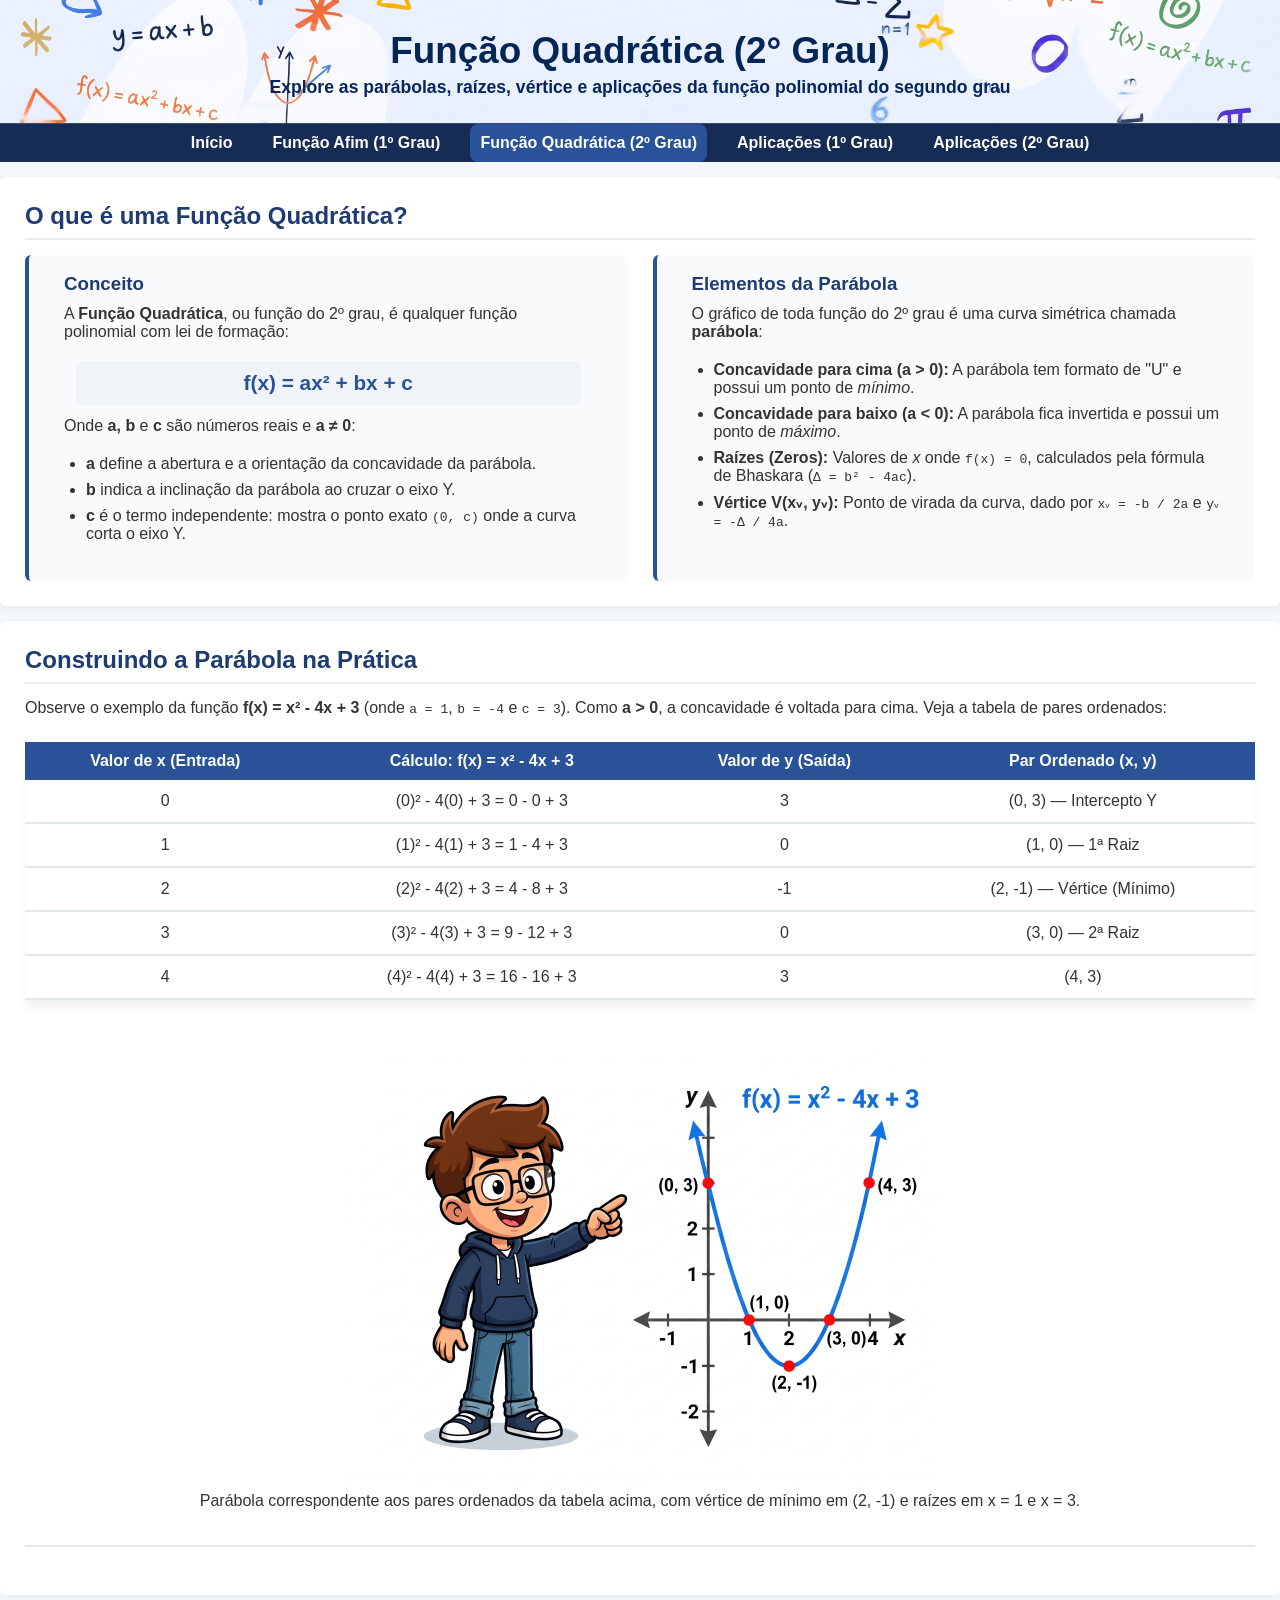
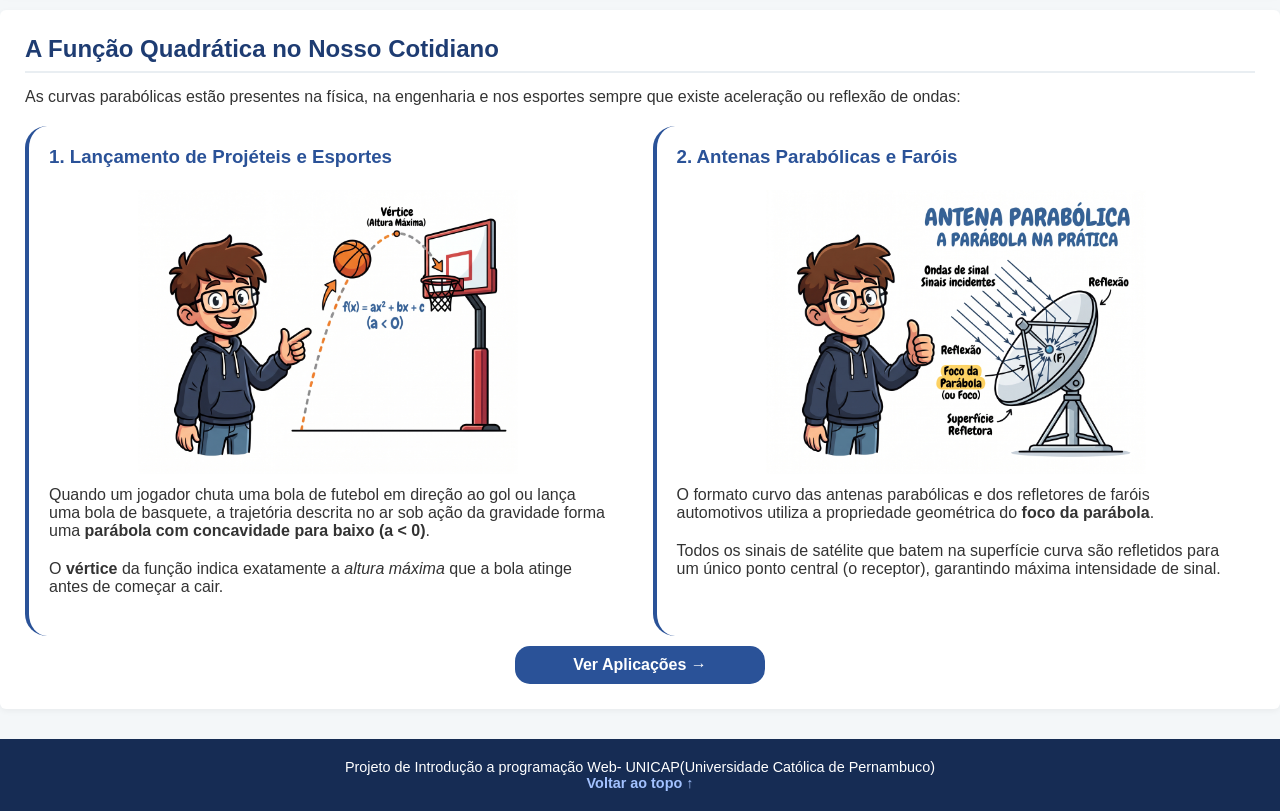
<file: quadratica.html>
<!DOCTYPE html>
<html lang="en">
<head>
    <meta charset="UTF-8">
    <meta name="viewport" content="width=device-width, initial-scale=1.0">
    <title>Função Quadrática (2° Grau)- Portal das Funções</title>
    <link rel="stylesheet" href="style.css">
</head>
<body>

    <!-- =========================================================
         BLOCO 1: CABEÇALHO E MENU DE NAVEGAÇÃO
         ========================================================= -->
    <header id="topo">
        
            <h1>Função Quadrática (2° Grau)</h1>
            <p>Explore as parábolas, raízes, vértice e aplicações da função polinomial do segundo grau</p>
        

        <nav class="menu-principal">
            <ul>
                <li><a href="index.html">Início</a></li>
                <li><a href="afim.html">Função Afim (1º Grau)</a></li>
                <li><a href="quadratica.html" class="ativo">Função Quadrática (2º Grau)</a></li>
                <li><a href="aplicacao-afim.html">Aplicações (1º Grau)</a></li>
                <li><a href="aplicacao-quadratica.html">Aplicações (2º Grau)</a></li>
            </ul>
        </nav>
    </header>

    <!-- =========================================================
         BLOCO 2: CONTEÚDO PRINCIPAL (MAIN)
         ========================================================= -->
    <main>

        <!-- Seção 1: Conceito e Elementos da Parábola. -->

        <section>
            <h2>O que é uma Função Quadrática?</h2>

            <div class="flex-duas-colunas">
               
                <div class="col-afim">
                    <h3>Conceito</h3>
                    <p>
                        A <strong>Função Quadrática</strong>, ou função do 2º grau, é qualquer função polinomial com lei de formação:
                    </p>
                    <p class="destaque-formula">f(x) = ax² + bx + c</p>
                    <p>Onde <strong>a, b</strong> e <strong>c</strong> são números reais e <strong>a ≠ 0</strong>:</p>
                    <ul>
                        <li><strong>a</strong> define a abertura e a orientação da concavidade da parábola.</li>
                        <li><strong>b</strong> indica a inclinação da parábola ao cruzar o eixo Y.</li>
                        <li><strong>c</strong> é o termo independente: mostra o ponto exato <code>(0, c)</code> onde a curva corta o eixo Y.</li>
                    </ul>
                </div>

                <div class="col-afim">
                    <h3>Elementos da Parábola</h3>
                    <p>O gráfico de toda função do 2º grau é uma curva simétrica chamada <strong>parábola</strong>:</p>
                    <ul>
                        <li><strong>Concavidade para cima (a > 0):</strong> A parábola tem formato de "U" e possui um ponto de <em>mínimo</em>.</li>
                        <li><strong>Concavidade para baixo (a < 0):</strong> A parábola fica invertida e possui um ponto de <em>máximo</em>.</li>
                        <li><strong>Raízes (Zeros):</strong> Valores de <em>x</em> onde <code>f(x) = 0</code>, calculados pela fórmula de Bhaskara (<code>Δ = b² - 4ac</code>).</li>
                        <li><strong>Vértice V(xᵥ, yᵥ):</strong> Ponto de virada da curva, dado por <code>xᵥ = -b / 2a</code> e <code>yᵥ = -Δ / 4a</code>.</li>
                    </ul>
                </div>
            </div>
        </section>

        <!-- Seção 2: Construção da Parábola na Prática. -->

        <section>
            <h2>Construindo a Parábola na Prática</h2>
            <p>
                Observe o exemplo da função <strong>f(x) = x² - 4x + 3</strong> (onde <code>a = 1</code>, <code>b = -4</code> e <code>c = 3</code>). 
                Como <strong>a > 0</strong>, a concavidade é voltada para cima. Veja a tabela de pares ordenados:
            </p>

            <table class="tabela-valores">
                <thead>
                    <tr>
                        <th>Valor de x (Entrada)</th>
                        <th>Cálculo: f(x) = x² - 4x + 3</th>
                        <th>Valor de y (Saída)</th>
                        <th>Par Ordenado (x, y)</th>
                    </tr>
                </thead>
                <tbody>
                    <tr>
                        <td>0</td>
                        <td>(0)² - 4(0) + 3 = 0 - 0 + 3</td>
                        <td>3</td>
                        <td>(0, 3) — Intercepto Y</td>
                    </tr>
                    <tr>
                        <td>1</td>
                        <td>(1)² - 4(1) + 3 = 1 - 4 + 3</td>
                        <td>0</td>
                        <td>(1, 0) — 1ª Raiz</td>
                    </tr>
                    <tr>
                        <td>2</td>
                        <td>(2)² - 4(2) + 3 = 4 - 8 + 3</td>
                        <td>-1</td>
                        <td>(2, -1) — Vértice (Mínimo)</td>
                    </tr>
                    <tr>
                        <td>3</td>
                        <td>(3)² - 4(3) + 3 = 9 - 12 + 3</td>
                        <td>0</td>
                        <td>(3, 0) — 2ª Raiz</td>
                    </tr>
                    <tr>
                        <td>4</td>
                        <td>(4)² - 4(4) + 3 = 16 - 16 + 3</td>
                        <td>3</td>
                        <td>(4, 3)</td>
                    </tr>
                </tbody>
            </table>
            <div class="bloco-imagem">
                <img src="imagens/grafico-funcao-quadratica.jpg" alt="Gráfico de função quadrática do exemplo da tabela">
                <p>Parábola correspondente aos pares ordenados da tabela acima, com vértice de mínimo em (2, -1) e raízes em x = 1 e x = 3.</p>
            </div>
            </section>
            <!-- Seção 3: A Função Quadrática no Nosso Cotidiano. -->

            <section>
            <h2>A Função Quadrática no Nosso Cotidiano</h2>
            <p>
                As curvas parabólicas estão presentes na física, na engenharia e nos esportes sempre que existe aceleração ou reflexão de ondas:
            </p>

            <div class="flex-duas-colunas">
                <div class="cartao-cotidiano">
                    <h3>1. Lançamento de Projéteis e Esportes</h3>
                    <img src="imagens/cotidiano-basquete.jpg" alt="" class="img-cotidiano">
                    <p>
                        Quando um jogador chuta uma bola de futebol em direção ao gol ou lança uma bola de basquete, a trajetória descrita no ar sob ação da gravidade forma uma <strong>parábola com concavidade para baixo (a &lt; 0)</strong>.
                    </p>
                    <p>
                        O <strong>vértice</strong> da função indica exatamente a <em>altura máxima</em> que a bola atinge antes de começar a cair.
                    </p>
                </div>

                <div class="cartao-cotidiano">
                    <h3>2. Antenas Parabólicas e Faróis</h3>
                    <img src="imagens/cotidiano-antena.jpg" alt="" class="img-cotidiano">
                    <p>
                        O formato curvo das antenas parabólicas e dos refletores de faróis automotivos utiliza a propriedade geométrica do <strong>foco da parábola</strong>.
                    </p>
                    <p>
                        Todos os sinais de satélite que batem na superfície curva são refletidos para um único ponto central (o receptor), garantindo máxima intensidade de sinal.
                    </p>
                </div>
            </div>

            
            
                <a href="aplicacao-quadratica.html" class="botao">Ver Aplicações →</a>
            
        </section>
            
    </main>

    <!-- =========================================================
         BLOCO 3: RODAPÉ
         ========================================================= -->
    
    <footer>
        
            <p>Projeto de Introdução a programação Web- UNICAP(Universidade Católica de Pernambuco)</p>
            <p><a href="#topo">Voltar ao topo ↑</a></p>
        
    </footer>
</body>
</html>
</file>
<file: style.css>
/* ==========================================================================
   BLOCO 1: CONFIGURAÇÕES GERAIS E CORPO DA PÁGINA
   ========================================================================== */
*{
      margin: 0;
      padding: 0;
      box-sizing: border-box;
    }


body {
    font-family: 'Segoe UI', Tahoma, Geneva, Verdana, sans-serif;
    background-color: #f4f7f9;
    color: #333333;
}


/* ==========================================================================
   BLOCO 2: CABEÇALHO (HEADER)
   ========================================================================== */

header {
    background-image: url('imagens/Fundo-cabecalho.jpg');
    background-size: cover;
    padding-top: 30px;
    text-align: center;
    background-position: center;
}

header h1 {
    font-size: 2.3rem;
    color: #032655;
    font-weight: 700;
    margin-bottom: 5px;
}

header p {
    font-size: 1.1rem;
    color: #04265f;
    font-weight: 620;
    margin-bottom: 25px;
}


/* ==========================================================================
   BLOCO 3: MENU DE NAVEGAÇÃO PRINCIPAL
   ========================================================================== */

.menu-principal {
    background-color: #162c54;
    border-top: 1px solid rgba(255, 255, 255, 0.15);
    margin-bottom: 15px;
}

.menu-principal ul {
    margin: 0;
    padding: 0;
    list-style: none;
    display: flex;
    gap: 20px;
    justify-content: center;
    align-items: center;
    flex-wrap: wrap;
}

.menu-principal li a {
    display: block;
    color: #ffffff;
    text-decoration: none;
    padding: 10px;
    font-weight: 600;
    transition: all 0.3s ease;
}

.menu-principal a:hover {
    transform: translateY(-2px);
}

.menu-principal a.ativo {
    background-color: #2a5298;
    border-radius: 8px;
}


/* ==========================================================================
   BLOCO 4: ESTRUTURA GERAL DAS SEÇÕES E TEXTOS
   ========================================================================== */

section {
    background-color: #ffffff;
    padding: 25px;
    margin-bottom: 15px;
    border-radius: 6px;
    box-shadow: 0 2px 6px rgba(0, 0, 0, 0.05);
}

section h2 {
    color: #1e3c72;
    margin-bottom: 15px;
    border-bottom: 2px solid #e9eef2;
    padding-bottom: 8px;
}

section h3 {
    color: #2a5298;
    margin-bottom: 15px;
}

section p, section ul {
   margin-bottom: 20px;
}

section ul {
    padding-left: 22px;
}

section li {
    margin-bottom: 8px;
}


/* ==========================================================================
   BLOCO 5: GRADE E CARTÕES DE TÓPICOS
   ========================================================================== */

.grade-cartoes {
    display: flex;
    gap: 20px;
    flex-wrap: wrap;
    margin-top: 15px;
}

.cartao {
    flex: 1;
    min-width: 280px;
    background-color: #ffffff;
    border-left: 4px solid #2a5298;
    border-radius: 15px;
    padding: 20px;
    display: flex;
    flex-direction: column;
    justify-content: space-between;
}

.cartao p {
    min-height: 48px;
}

.cartao img {
    width: 80%;
    height: 300px;
    margin: 15px auto;
    mix-blend-mode: multiply;
}


/* ==========================================================================
   BLOCO 6: BOTÕES DE NAVEGAÇÃO E AÇÃO
   ========================================================================== */

.botao {
    display: block;
    margin: 25px auto 0 auto;
    background-color: #2a5298;
    color: #ffffff;
    text-decoration: none;
    width: 250px;
    padding: 10px 22px;
    border-radius: 15px;
    font-weight: bold;
    text-align: center;
    margin-top: 10px;
    transition: all 0.5s ease;
}

.botao:hover {
    background-color: #1973aa;
    transform: translateY(-2px);
}



/* ==========================================================================
   BLOCO 7: BLOCO DE IMAGEM COM MOLDURA
   ========================================================================== */

.bloco-imagem {
    text-align: center;
    margin: 25px auto;
    background-color: #ffffff;
    padding: 15px;
    box-shadow: 0 2px 0 rgba(0, 0, 0, 0.08);
}

.bloco-imagem img {
    max-width: 600px;
    width: 100%;
    height: auto;
    
}


/* ==========================================================================
   BLOCO 8: MÁQUINA DE FUNÇÕES (METÁFORA VISUAL)
   ========================================================================== */

.imagem-maquina {
    margin: 25px auto;
    display: flex;
    justify-content: center;
    align-items: center;
    gap: 15px;
    max-width: 1000px;
    
}

.imagem-maquina img {
    width: 30%;
    max-width: 500px;
    height: auto;
}

.imagem-maquina img:nth-child(2) {
    width: 41%;         
    max-width: 600px;
}


/* ==========================================================================
   BLOCO 9: LAYOUT DE DUAS COLUNAS E FÓRMULAS MATEMÁTICAS
   ========================================================================== */

.flex-duas-colunas {
    display: flex;
    gap: 25px;
    margin-top: 15px;
}

.col-afim {
    flex: 1;
    background-color: #f8fafc;
    border-left: 4px solid #2a5298;
    padding: 18px 35px;
    border-radius: 6px;
}

.col-afim h3 {
    color: #1e3c72;
    margin-bottom: 10px;
}

.destaque-formula {
    font-size: 1.3rem;
    color: #2a5298;
    font-weight: bold;
    text-align: center;
    background-color: #f0f4f8;
    padding: 10px;
    border-radius: 6px;
    margin: 12px;
}


/* ==========================================================================
   BLOCO 10: TABELAS DE VALORES E PARES ORDENADOS
   ========================================================================== */

.tabela-valores {
    width: 100%;
    border-collapse: collapse;
    margin: 25px 0;
    background-color: #ffffff;
    box-shadow: 0 8px 8px rgba(0, 0, 0, 0.05);
}

.tabela-valores th {
    background-color: #2a5298;
    color: #ffffff;
    font-weight: bold;
    padding: 10px;
    text-align: center;
}

.tabela-valores td {
    padding: 12px;
    border-bottom: 2px solid #e1e8ed;
    text-align: center;
    
}


/* ==========================================================================
   BLOCO 11: CARTÕES DE APLICAÇÃO NO COTIDIANO
   ========================================================================== */

.cartao-cotidiano {
    flex: 1;
    background-color: #ffffff;
    border-left: 4px solid #2a5298;
    border-radius: 22px;
    padding: 20px;
    display: flex;
    flex-direction: column;
}

.cartao-cotidiano h3 {
    color: #2a5298;
    margin-bottom: 10px;
}

.img-cotidiano {
    width: 85%;
    max-width: 380px;
    margin: 12px auto;
    mix-blend-mode: multiply;
}

.conclusao {
    padding: 85px 5px 5px;
}


/* ==========================================================================
   BLOCO 12: FAIXA COMEMORATIVA FINAL
   ========================================================================== */

.faixa-comemoracao {
    display: flex;
    justify-content: center;
    align-items: center;
    gap: 20px;
    margin: 30px auto;
    flex-wrap: wrap;
}

.img-palavra {
    max-width: 290px;
    height: auto;
    border: none;
}

.img-boneco {
    max-width: 330px;
}

.img-palavra-quadratica {
    max-width: 450px;
    height: auto;
}


/* ==========================================================================
   BLOCO 13: FORMULÁRIO DE DÚVIDAS (WHATSAPP) E IMAGEM DE DUVIDA
   ========================================================================== */

.flex-duvidas {
    display: flex;
    gap: 250px;
    margin-top: 10px;
    flex-wrap: wrap;
}

.coluna-forma {
    flex: 2;
    max-width: 560px;
    min-width: 300px;
    margin-top: 15px;
}


.form-linha {
    display: flex;
    justify-content: space-between;
    margin-top: 0;
    margin-bottom: 25px;
}

.form-linha .campo-grupo {
    max-width: 260px;
}

.campo-grupo {
    display: flex;
    flex-direction: column;
    flex: 1;
    min-width: 270px;
}

.campo-grupo label {
    font-weight: bold;
    color: #162b52;
    margin-bottom: 4px;
    font-size: 0.95rem;
}

.campo-grupo input,
.campo-grupo select {         
    padding: 5px 10px;
    border: 1px solid #cbd5e1;
    border-radius: 6px;
    font-size: 0.95rem;
    font-family: inherit;
    background-color: #ffffff;
}

.campo-grupo textarea {
    padding: 5px;
    border: 1px solid #cbd5e1;
    border-radius: 6px;
    font-size: 0.95rem;
    font-family: inherit;
    resize: vertical;
}

.img-duvidas {
    flex: 1;
    max-width: 400px;
    height: auto;
    mix-blend-mode: multiply;
    align-self: center;
}

.botao-whatsapp {
    cursor: pointer;
    background-color: #2a5298;
    color: #efebeb;
    margin-top: 20px;
    text-align: center;
    width: 250px;
    border-radius: 8px;
    padding: 8px;
    font-weight: bold;
    font-size: 0.95rem;
    transition: all 0.4s ease;
}

.botao-whatsapp:hover {
    background-color: #1973aa;
    color: #ecedf0;
    transform: translateY(-2px);
}

.frase-filosofo {
    margin-top: 90px;
    padding: 12px 16px;
    background-color: #f8fafc;
    border-left: 4px solid #2a5298;
    border-radius: 6px;
}

.frase-filosofo h3 {
    margin: 0 0 4px 0;
    font-size: 1.2rem;
    font-style: italic;
    font-weight: 600;
    color: #162b52;
}

.frase-filosofo span {
    font-size: 1.1rem;
    color: #555555;
    font-weight: bold;
}


/* ==========================================================================
   BLOCO 14: RODAPÉ
   ========================================================================== */
footer {
    background-color: #162c54;
    color: #ffffff;
    text-align: center;
    padding: 20px 0;
    font-weight: 200px;
    margin-top: 30px;
    font-size: 0.9rem;
}

footer a {
    color: #a3c2ff;
    text-decoration: none;
    font-weight: bold;
}
</file>
